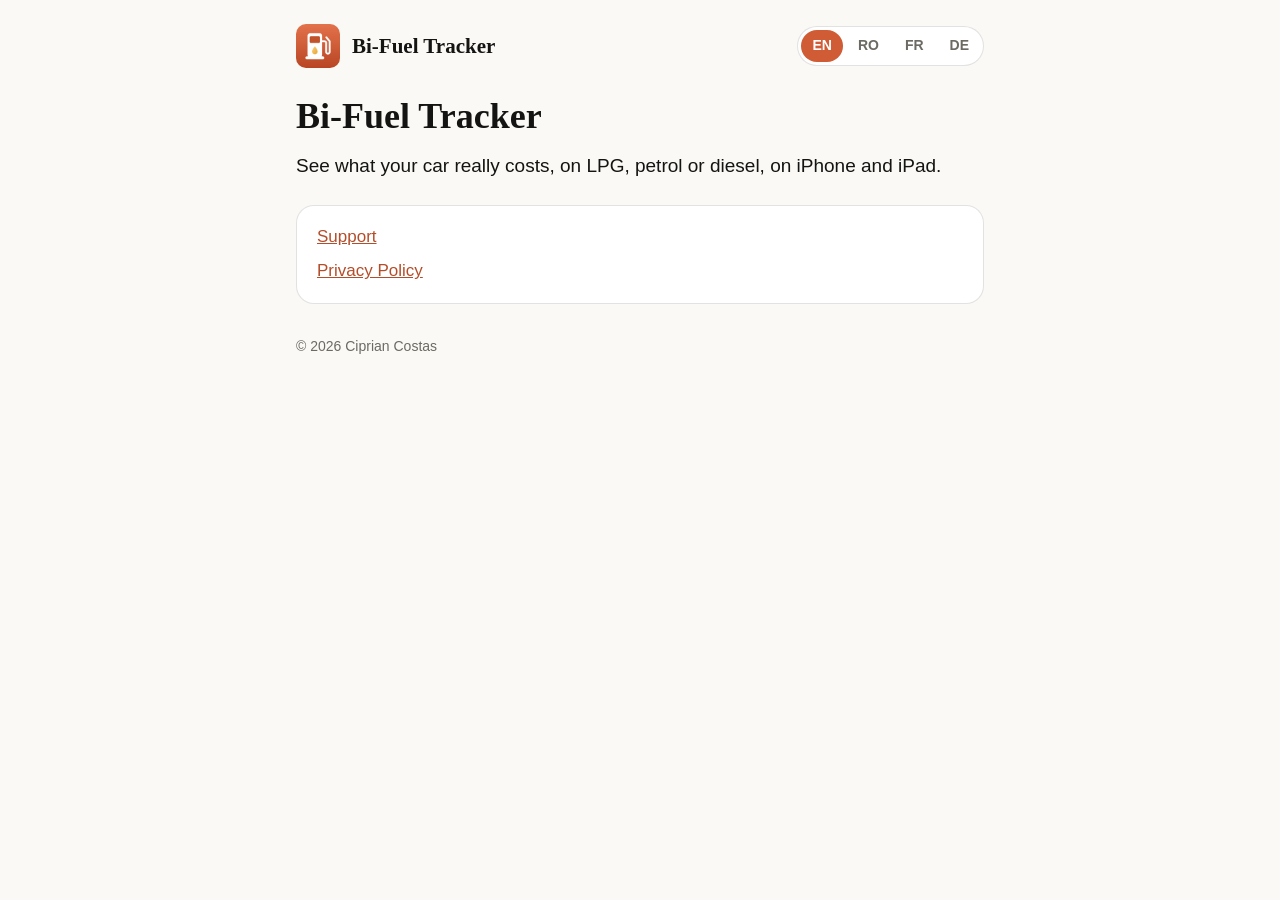
<file: index.html>
<!doctype html>
<html lang="en">
<head>
<meta charset="utf-8">
<meta name="viewport" content="width=device-width, initial-scale=1">
<title>Bi-Fuel Tracker</title>
<meta name="description" content="Bi-Fuel Tracker: what your LPG, petrol or diesel car really costs.">
<link rel="icon" href="icon.png">
<link rel="stylesheet" href="style.css">
<script src="lang.js"></script>
</head>
<body>
<div class="page">
<header class="top">
  <a class="brand" href="index.html" data-keep-lang><img src="icon.png" alt=""><span>Bi-Fuel Tracker</span></a>
  <nav class="langs" aria-label="Language">
    <button data-lang="en">EN</button><button data-lang="ro">RO</button><button data-lang="fr">FR</button><button data-lang="de">DE</button>
  </nav>
</header>
<section data-l="en" lang="en"><h1>Bi-Fuel Tracker</h1>
<p class="lead">See what your car really costs, on LPG, petrol or diesel, on iPhone and iPad.</p>
<div class="card"><p><a href="support.html" data-keep-lang>Support</a></p><p><a href="privacy.html" data-keep-lang>Privacy Policy</a></p></div></section>
<section data-l="ro" lang="ro"><h1>Bi-Fuel Tracker</h1>
<p class="lead">Vedeți cât vă costă de fapt mașina, pe GPL, benzină sau motorină, pe iPhone și iPad.</p>
<div class="card"><p><a href="support.html" data-keep-lang>Asistență</a></p><p><a href="privacy.html" data-keep-lang>Politica de confidențialitate</a></p></div></section>
<section data-l="fr" lang="fr"><h1>Bi-Fuel Tracker</h1>
<p class="lead">Voyez ce que votre voiture coûte vraiment, au GPL, à l’essence ou au diesel, sur iPhone et iPad.</p>
<div class="card"><p><a href="support.html" data-keep-lang>Assistance</a></p><p><a href="privacy.html" data-keep-lang>Politique de confidentialité</a></p></div></section>
<section data-l="de" lang="de"><h1>Bi-Fuel Tracker</h1>
<p class="lead">Sieh, was dein Auto wirklich kostet, mit LPG, Benzin oder Diesel, auf iPhone und iPad.</p>
<div class="card"><p><a href="support.html" data-keep-lang>Support</a></p><p><a href="privacy.html" data-keep-lang>Datenschutzerklärung</a></p></div></section>
<footer>© 2026 Ciprian Costas</footer>
</div>
</body>
</html>
</file>
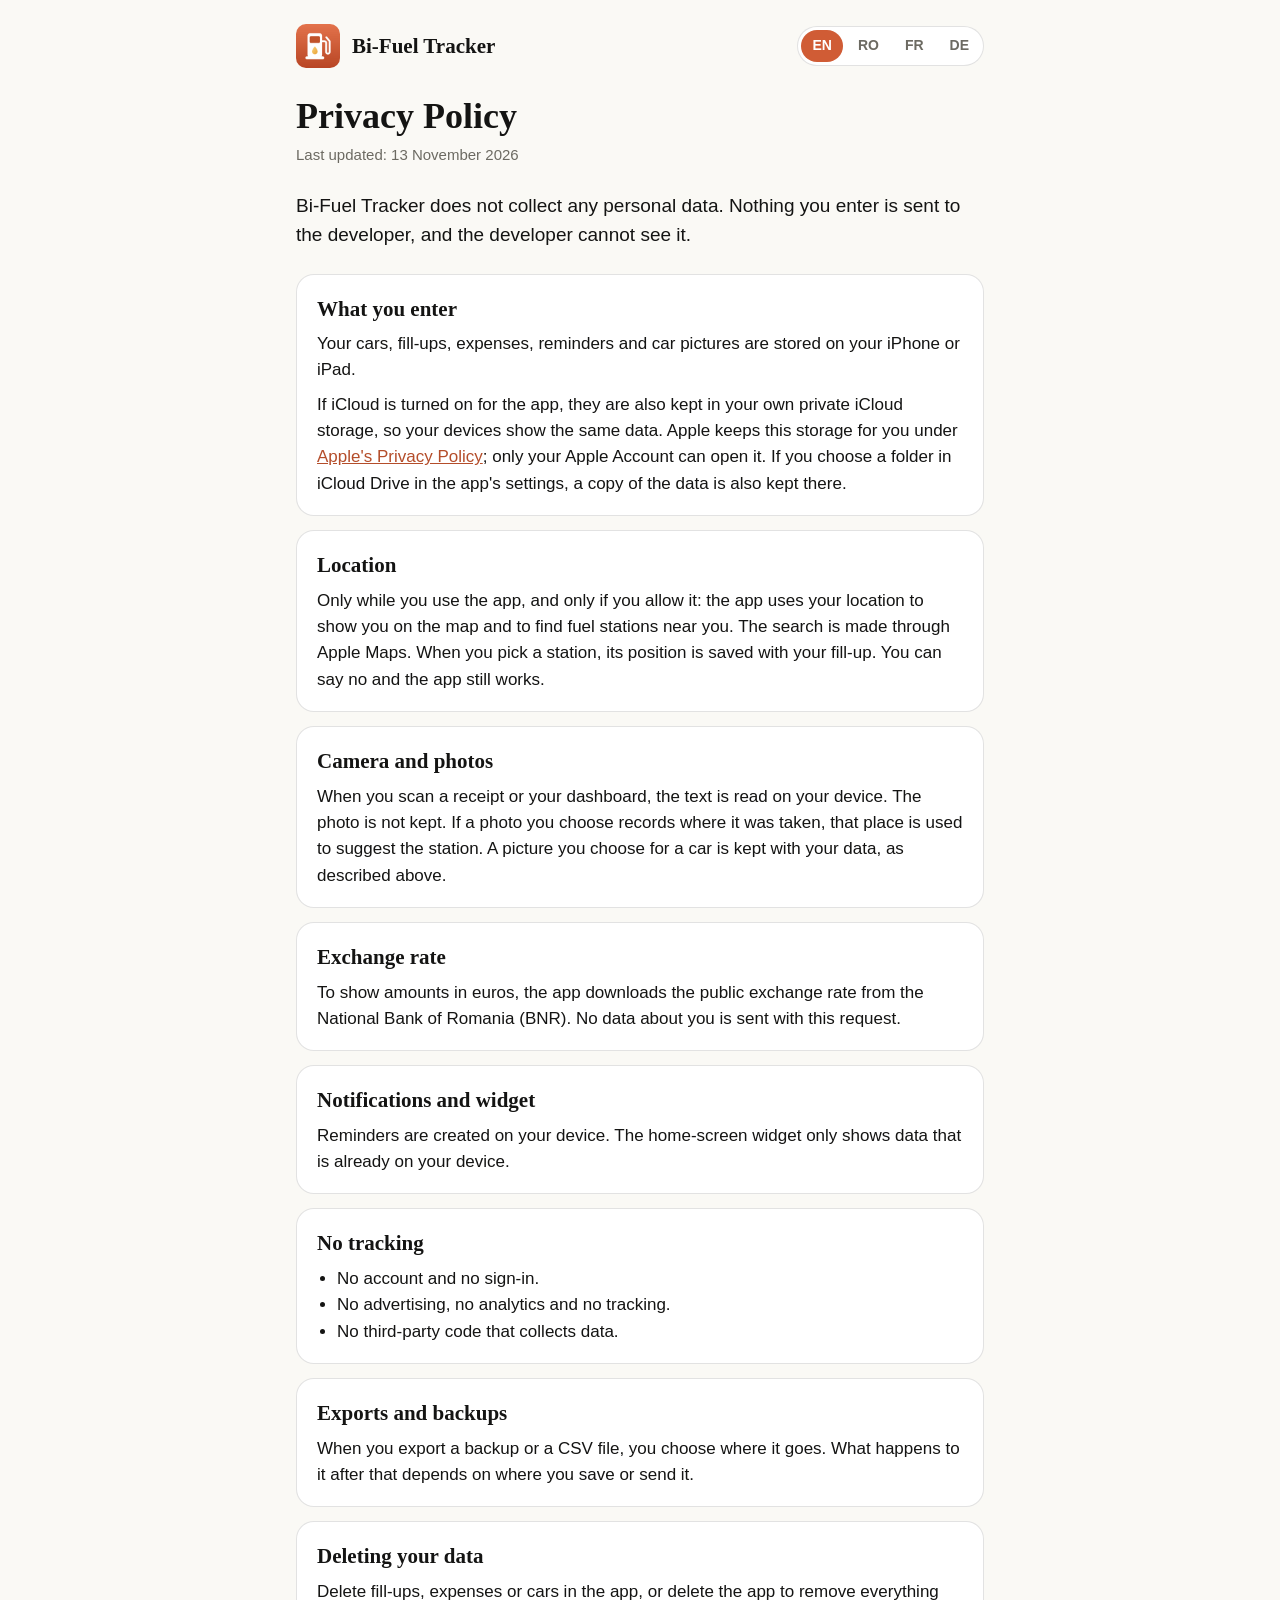
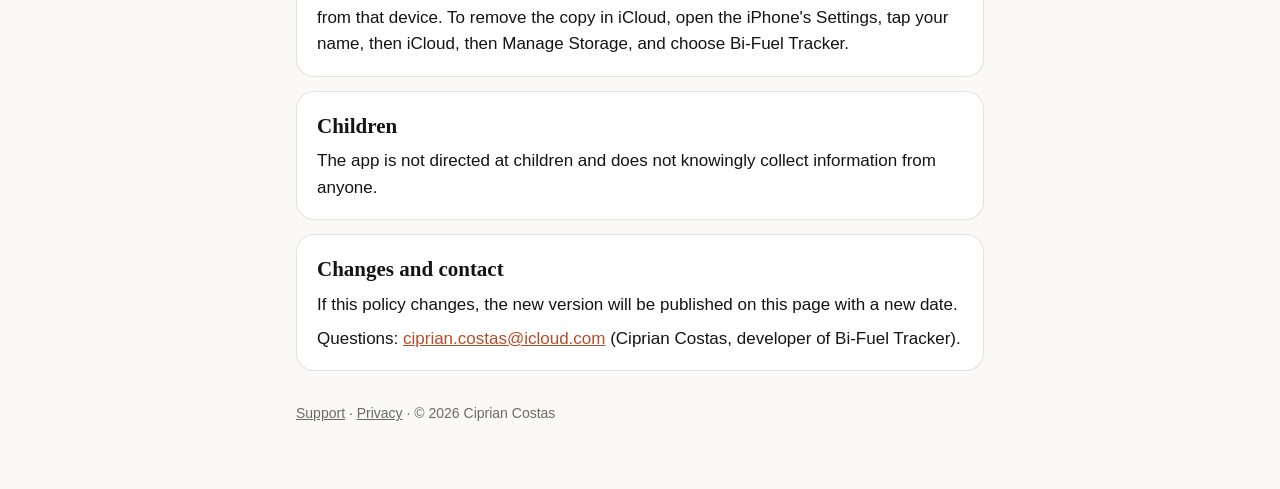
<file: privacy.html>
<!doctype html>
<html lang="en">
<head>
<meta charset="utf-8">
<meta name="viewport" content="width=device-width, initial-scale=1">
<title>Privacy Policy · Bi-Fuel Tracker</title>
<meta name="description" content="Privacy Policy of the Bi-Fuel Tracker app.">
<link rel="icon" href="icon.png">
<link rel="stylesheet" href="style.css">
<script src="lang.js"></script>
</head>
<body>
<div class="page">
<header class="top">
  <a class="brand" href="index.html" data-keep-lang><img src="icon.png" alt=""><span>Bi-Fuel Tracker</span></a>
  <nav class="langs" aria-label="Language">
    <button data-lang="en">EN</button><button data-lang="ro">RO</button><button data-lang="fr">FR</button><button data-lang="de">DE</button>
  </nav>
</header>

<!-- ENGLISH -->
<section data-l="en" lang="en">
<h1>Privacy Policy</h1>
<p class="updated">Last updated: 13 November 2026</p>
<p class="lead">Bi-Fuel Tracker does not collect any personal data. Nothing you enter is sent to the developer, and the developer cannot see it.</p>

<div class="card"><h2>What you enter</h2>
<p>Your cars, fill-ups, expenses, reminders and car pictures are stored on your iPhone or iPad.</p>
<p>If iCloud is turned on for the app, they are also kept in your own private iCloud storage, so your devices show the same data. Apple keeps this storage for you under <a href="https://www.apple.com/legal/privacy/">Apple's Privacy Policy</a>; only your Apple Account can open it. If you choose a folder in iCloud Drive in the app's settings, a copy of the data is also kept there.</p></div>

<div class="card"><h2>Location</h2>
<p>Only while you use the app, and only if you allow it: the app uses your location to show you on the map and to find fuel stations near you. The search is made through Apple Maps. When you pick a station, its position is saved with your fill-up. You can say no and the app still works.</p></div>

<div class="card"><h2>Camera and photos</h2>
<p>When you scan a receipt or your dashboard, the text is read on your device. The photo is not kept. If a photo you choose records where it was taken, that place is used to suggest the station. A picture you choose for a car is kept with your data, as described above.</p></div>

<div class="card"><h2>Exchange rate</h2>
<p>To show amounts in euros, the app downloads the public exchange rate from the National Bank of Romania (BNR). No data about you is sent with this request.</p></div>

<div class="card"><h2>Notifications and widget</h2>
<p>Reminders are created on your device. The home-screen widget only shows data that is already on your device.</p></div>

<div class="card"><h2>No tracking</h2>
<ul>
<li>No account and no sign-in.</li>
<li>No advertising, no analytics and no tracking.</li>
<li>No third-party code that collects data.</li>
</ul></div>

<div class="card"><h2>Exports and backups</h2>
<p>When you export a backup or a CSV file, you choose where it goes. What happens to it after that depends on where you save or send it.</p></div>

<div class="card"><h2>Deleting your data</h2>
<p>Delete fill-ups, expenses or cars in the app, or delete the app to remove everything from that device. To remove the copy in iCloud, open the iPhone's Settings, tap your name, then iCloud, then Manage Storage, and choose Bi-Fuel Tracker.</p></div>

<div class="card"><h2>Children</h2>
<p>The app is not directed at children and does not knowingly collect information from anyone.</p></div>

<div class="card"><h2>Changes and contact</h2>
<p>If this policy changes, the new version will be published on this page with a new date.</p>
<p>Questions: <a href="mailto:ciprian.costas@icloud.com">ciprian.costas@icloud.com</a> (Ciprian Costas, developer of Bi-Fuel Tracker).</p></div>
</section>

<!-- ROMÂNĂ -->
<section data-l="ro" lang="ro">
<h1>Politica de confidențialitate</h1>
<p class="updated">Ultima actualizare: 13 noiembrie 2026</p>
<p class="lead">Bi-Fuel Tracker nu colectează date personale. Nimic din ce introduceți nu ajunge la dezvoltator, iar dezvoltatorul nu îl poate vedea.</p>

<div class="card"><h2>Ce introduceți</h2>
<p>Mașinile, alimentările, cheltuielile, mementourile și pozele mașinilor sunt păstrate pe iPhone-ul sau iPad-ul dumneavoastră.</p>
<p>Dacă iCloud este pornit pentru aplicație, ele sunt păstrate și în spațiul dumneavoastră privat din iCloud, ca dispozitivele să arate aceleași date. Apple păstrează acest spațiu pentru dumneavoastră, conform <a href="https://www.apple.com/ro/legal/privacy/">Politicii de confidențialitate Apple</a>; doar contul dumneavoastră Apple îl poate deschide. Dacă alegeți în configurările aplicației un dosar din iCloud Drive, acolo se păstrează și o copie a datelor.</p></div>

<div class="card"><h2>Locația</h2>
<p>Doar cât folosiți aplicația și doar dacă o permiteți: aplicația folosește locația ca să vă arate pe hartă și să găsească benzinăriile din apropiere. Căutarea se face prin Apple Maps. Când alegeți o benzinărie, poziția ei se salvează odată cu alimentarea. Puteți refuza, iar aplicația funcționează în continuare.</p></div>

<div class="card"><h2>Camera și pozele</h2>
<p>Când scanați un bon sau bordul, textul este citit pe dispozitiv. Poza nu se păstrează. Dacă o poză aleasă reține locul unde a fost făcută, acel loc este folosit ca să sugereze benzinăria. Poza aleasă pentru o mașină se păstrează împreună cu datele, ca mai sus.</p></div>

<div class="card"><h2>Cursul valutar</h2>
<p>Ca să arate sumele în euro, aplicația descarcă cursul public al Băncii Naționale a României (BNR). Cu această cerere nu se trimite nicio informație despre dumneavoastră.</p></div>

<div class="card"><h2>Notificări și widget</h2>
<p>Mementourile sunt create pe dispozitiv. Widgetul de pe ecranul principal arată doar date aflate deja pe dispozitiv.</p></div>

<div class="card"><h2>Fără urmărire</h2>
<ul>
<li>Fără cont și fără autentificare.</li>
<li>Fără reclame, fără statistici de utilizare și fără urmărire.</li>
<li>Fără cod de la terți care să colecteze date.</li>
</ul></div>

<div class="card"><h2>Exporturi și copii de rezervă</h2>
<p>Când exportați o copie de rezervă sau un fișier CSV, dumneavoastră alegeți unde ajunge. Ce se întâmplă apoi cu el depinde de locul unde îl salvați sau trimiteți.</p></div>

<div class="card"><h2>Ștergerea datelor</h2>
<p>Ștergeți alimentări, cheltuieli sau mașini din aplicație, sau ștergeți aplicația ca să eliminați tot de pe acel dispozitiv. Ca să eliminați copia din iCloud, deschideți Configurări pe iPhone, atingeți numele dumneavoastră, apoi iCloud, apoi Gestionați spațiul, și alegeți Bi-Fuel Tracker.</p></div>

<div class="card"><h2>Copii</h2>
<p>Aplicația nu se adresează copiilor și nu colectează cu bună știință informații de la nimeni.</p></div>

<div class="card"><h2>Modificări și contact</h2>
<p>Dacă politica se schimbă, noua versiune va fi publicată pe această pagină, cu o dată nouă.</p>
<p>Întrebări: <a href="mailto:ciprian.costas@icloud.com">ciprian.costas@icloud.com</a> (Ciprian Costas, dezvoltatorul Bi-Fuel Tracker).</p></div>
</section>

<!-- FRANÇAIS -->
<section data-l="fr" lang="fr">
<h1>Politique de confidentialité</h1>
<p class="updated">Dernière mise à jour&#8239;: 13 novembre 2026</p>
<p class="lead">Bi-Fuel Tracker ne collecte aucune donnée personnelle. Rien de ce que vous saisissez n’est envoyé au développeur, et le développeur ne peut pas le voir.</p>

<div class="card"><h2>Ce que vous saisissez</h2>
<p>Vos voitures, ravitaillements, dépenses, rappels et photos de voiture sont enregistrés sur votre iPhone ou iPad.</p>
<p>Si iCloud est activé pour l’app, ils sont aussi conservés dans votre espace iCloud privé, pour que vos appareils affichent les mêmes données. Apple conserve cet espace pour vous selon la <a href="https://www.apple.com/fr/legal/privacy/">Politique de confidentialité d’Apple</a>&#8239;; seul votre compte Apple peut l’ouvrir. Si vous choisissez un dossier iCloud Drive dans les Réglages de l’app, une copie des données y est aussi conservée.</p></div>

<div class="card"><h2>Localisation</h2>
<p>Uniquement pendant que vous utilisez l’app, et seulement si vous l’autorisez&#8239;: l’app utilise votre position pour vous montrer sur la carte et trouver les stations proches. La recherche passe par Plans d’Apple. Quand vous choisissez une station, sa position est enregistrée avec votre ravitaillement. Vous pouvez refuser, l’app fonctionne quand même.</p></div>

<div class="card"><h2>Appareil photo et photos</h2>
<p>Quand vous scannez un ticket ou votre tableau de bord, le texte est lu sur votre appareil. La photo n’est pas conservée. Si une photo choisie indique où elle a été prise, ce lieu sert à proposer la station. La photo choisie pour une voiture est conservée avec vos données, comme décrit ci-dessus.</p></div>

<div class="card"><h2>Taux de change</h2>
<p>Pour afficher les montants en euros, l’app télécharge le taux de change public de la Banque nationale de Roumanie (BNR). Aucune donnée vous concernant n’est envoyée avec cette demande.</p></div>

<div class="card"><h2>Notifications et widget</h2>
<p>Les rappels sont créés sur votre appareil. Le widget de l’écran d’accueil affiche uniquement des données déjà présentes sur votre appareil.</p></div>

<div class="card"><h2>Aucun suivi</h2>
<ul>
<li>Aucun compte, aucune connexion.</li>
<li>Aucune publicité, aucune statistique d’utilisation, aucun suivi.</li>
<li>Aucun code tiers qui collecte des données.</li>
</ul></div>

<div class="card"><h2>Exports et sauvegardes</h2>
<p>Quand vous exportez une sauvegarde ou un fichier CSV, vous choisissez où il va. La suite dépend de l’endroit où vous l’enregistrez ou l’envoyez.</p></div>

<div class="card"><h2>Supprimer vos données</h2>
<p>Supprimez des ravitaillements, des dépenses ou des voitures dans l’app, ou supprimez l’app pour tout effacer de cet appareil. Pour effacer la copie iCloud, ouvrez les Réglages de l’iPhone, touchez votre nom, puis iCloud, puis Gérer le stockage, et choisissez Bi-Fuel Tracker.</p></div>

<div class="card"><h2>Enfants</h2>
<p>L’app ne s’adresse pas aux enfants et ne collecte sciemment d’informations auprès de personne.</p></div>

<div class="card"><h2>Modifications et contact</h2>
<p>Si cette politique change, la nouvelle version sera publiée sur cette page avec une nouvelle date.</p>
<p>Questions&#8239;: <a href="mailto:ciprian.costas@icloud.com">ciprian.costas@icloud.com</a> (Ciprian Costas, développeur de Bi-Fuel Tracker).</p></div>
</section>

<!-- DEUTSCH -->
<section data-l="de" lang="de">
<h1>Datenschutzerklärung</h1>
<p class="updated">Zuletzt aktualisiert: 13. November 2026</p>
<p class="lead">Bi-Fuel Tracker erhebt keine personenbezogenen Daten. Nichts, was du eingibst, wird an den Entwickler gesendet, und der Entwickler kann es nicht sehen.</p>

<div class="card"><h2>Was du eingibst</h2>
<p>Deine Autos, Tankvorgänge, Ausgaben, Erinnerungen und Autofotos werden auf deinem iPhone oder iPad gespeichert.</p>
<p>Ist iCloud für die App eingeschaltet, werden sie auch in deinem privaten iCloud-Speicher aufbewahrt, damit deine Geräte dieselben Daten zeigen. Apple verwahrt diesen Speicher für dich gemäß der <a href="https://www.apple.com/de/legal/privacy/">Datenschutzrichtlinie von Apple</a>; nur dein Apple Account kann ihn öffnen. Wählst du in den Einstellungen der App einen Ordner in iCloud Drive, wird dort zusätzlich eine Kopie der Daten abgelegt.</p></div>

<div class="card"><h2>Standort</h2>
<p>Nur während du die App benutzt und nur, wenn du es erlaubst: Die App nutzt deinen Standort, um dich auf der Karte zu zeigen und Tankstellen in der Nähe zu finden. Die Suche läuft über Apple Karten. Wählst du eine Tankstelle, wird ihre Position mit deinem Tankvorgang gespeichert. Du kannst ablehnen, die App funktioniert trotzdem.</p></div>

<div class="card"><h2>Kamera und Fotos</h2>
<p>Wenn du einen Beleg oder dein Armaturenbrett scannst, wird der Text auf deinem Gerät gelesen. Das Foto wird nicht aufbewahrt. Enthält ein gewähltes Foto den Aufnahmeort, wird dieser Ort genutzt, um die Tankstelle vorzuschlagen. Ein Foto, das du für ein Auto wählst, wird wie oben beschrieben mit deinen Daten gespeichert.</p></div>

<div class="card"><h2>Wechselkurs</h2>
<p>Um Beträge in Euro anzuzeigen, lädt die App den öffentlichen Wechselkurs der Rumänischen Nationalbank (BNR). Mit dieser Anfrage werden keine Daten über dich gesendet.</p></div>

<div class="card"><h2>Mitteilungen und Widget</h2>
<p>Erinnerungen werden auf deinem Gerät erstellt. Das Widget auf dem Home-Bildschirm zeigt nur Daten, die schon auf deinem Gerät sind.</p></div>

<div class="card"><h2>Kein Tracking</h2>
<ul>
<li>Kein Konto, keine Anmeldung.</li>
<li>Keine Werbung, keine Nutzungsanalyse, kein Tracking.</li>
<li>Kein Code von Drittanbietern, der Daten sammelt.</li>
</ul></div>

<div class="card"><h2>Exporte und Backups</h2>
<p>Wenn du ein Backup oder eine CSV-Datei exportierst, bestimmst du, wohin sie geht. Was danach mit ihr geschieht, hängt davon ab, wo du sie speicherst oder hinschickst.</p></div>

<div class="card"><h2>Deine Daten löschen</h2>
<p>Lösche Tankvorgänge, Ausgaben oder Autos in der App, oder lösche die App, um alles von diesem Gerät zu entfernen. Um die Kopie in iCloud zu entfernen, öffne die Einstellungen des iPhone, tippe auf deinen Namen, dann auf iCloud, dann auf „Speicher verwalten“, und wähle Bi-Fuel Tracker.</p></div>

<div class="card"><h2>Kinder</h2>
<p>Die App richtet sich nicht an Kinder und erhebt wissentlich von niemandem Informationen.</p></div>

<div class="card"><h2>Änderungen und Kontakt</h2>
<p>Ändert sich diese Erklärung, wird die neue Fassung mit neuem Datum auf dieser Seite veröffentlicht.</p>
<p>Fragen: <a href="mailto:ciprian.costas@icloud.com">ciprian.costas@icloud.com</a> (Ciprian Costas, Entwickler von Bi-Fuel Tracker).</p></div>
</section>

<footer><a href="support.html" data-keep-lang>Support</a> · <a href="privacy.html" data-keep-lang>Privacy</a> · © 2026 Ciprian Costas</footer>
</div>
</body>
</html>
</file>
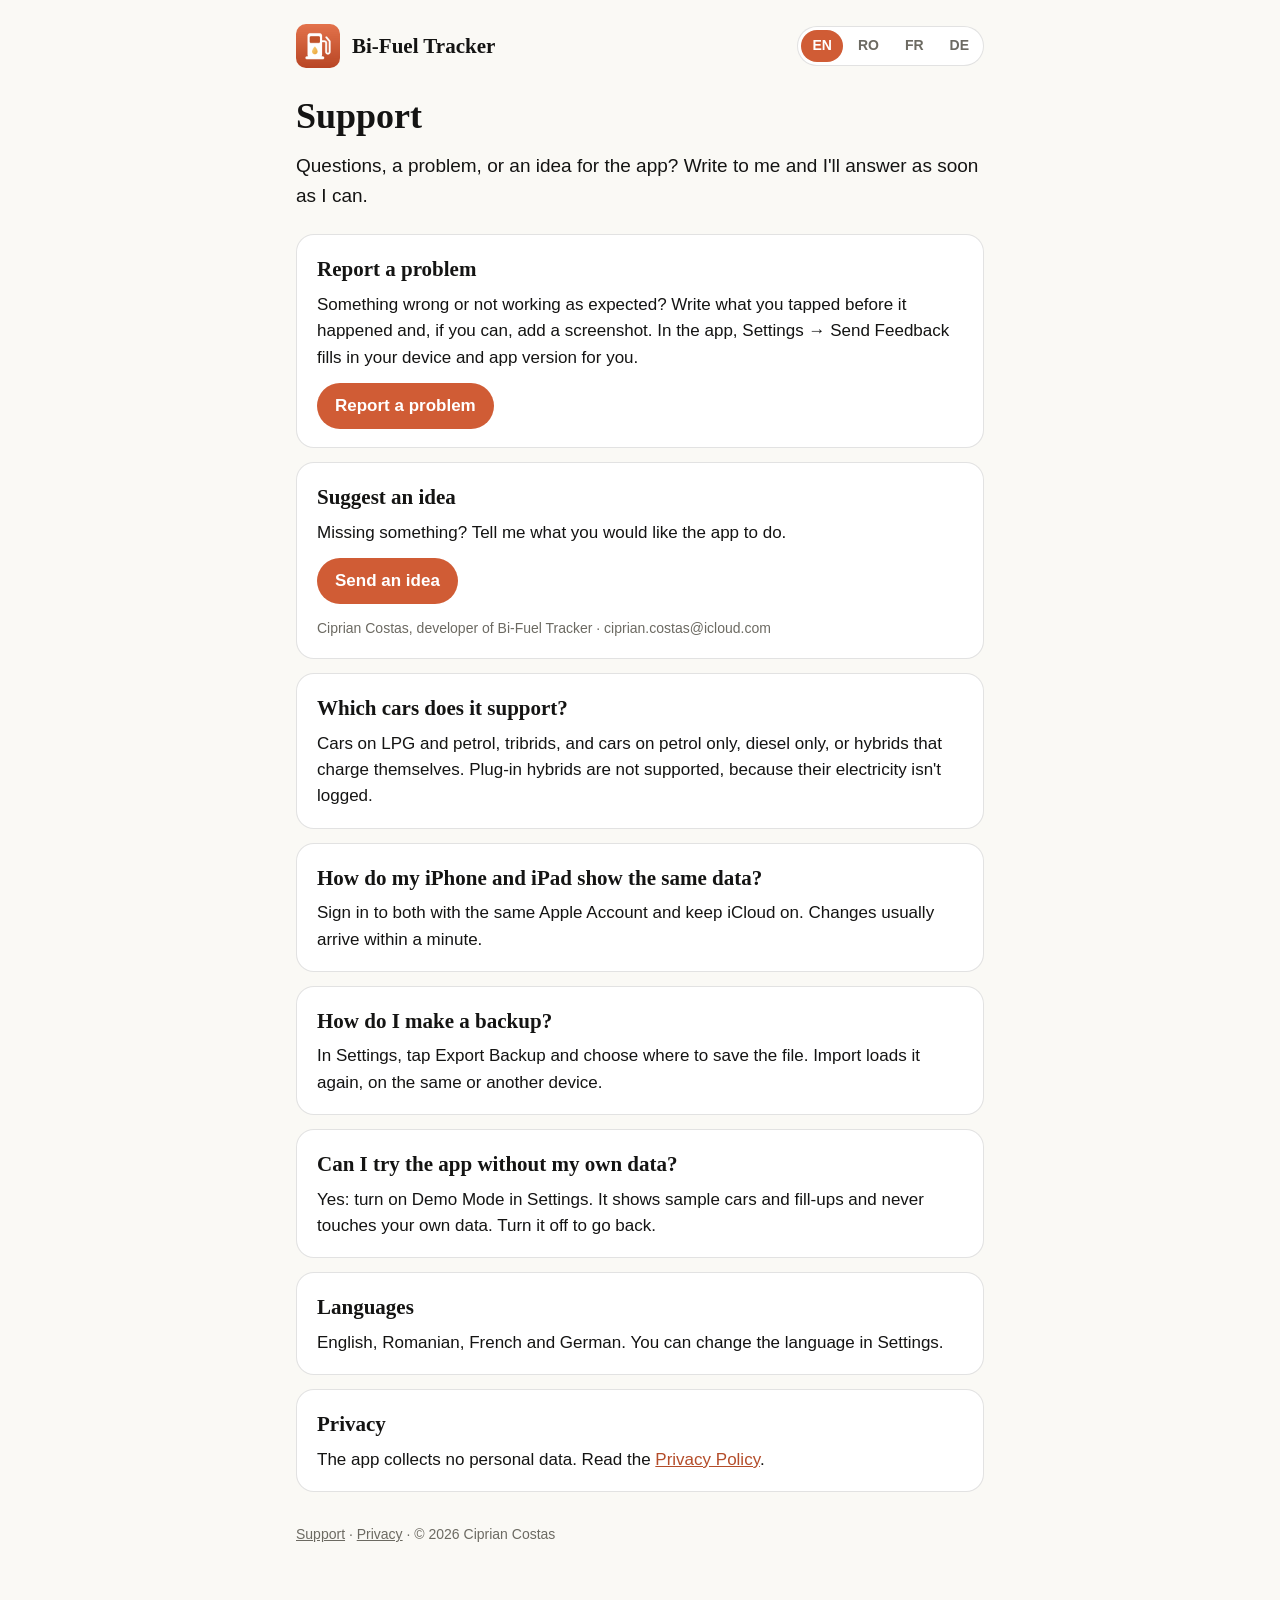
<file: support.html>
<!doctype html>
<html lang="en">
<head>
<meta charset="utf-8">
<meta name="viewport" content="width=device-width, initial-scale=1">
<title>Support · Bi-Fuel Tracker</title>
<meta name="description" content="Help and contact for the Bi-Fuel Tracker app.">
<link rel="icon" href="icon.png">
<link rel="stylesheet" href="style.css">
<script src="lang.js"></script>
</head>
<body>
<div class="page">
<header class="top">
  <a class="brand" href="index.html" data-keep-lang><img src="icon.png" alt=""><span>Bi-Fuel Tracker</span></a>
  <nav class="langs" aria-label="Language">
    <button data-lang="en">EN</button><button data-lang="ro">RO</button><button data-lang="fr">FR</button><button data-lang="de">DE</button>
  </nav>
</header>

<!-- ENGLISH -->
<section data-l="en" lang="en">
<h1>Support</h1>
<p class="lead">Questions, a problem, or an idea for the app? Write to me and I'll answer as soon as I can.</p>
<div class="card"><h2>Report a problem</h2>
<p>Something wrong or not working as expected? Write what you tapped before it happened and, if you can, add a screenshot. In the app, Settings → Send Feedback fills in your device and app version for you.</p>
<a class="mail" href="mailto:ciprian.costas@icloud.com?subject=Bi-Fuel%20Tracker%20-%20Problem&amp;body=Device%20%28e.g.%20iPhone%2016%29%3A%0A%0AiOS%20version%3A%0A%0AApp%20version%3A%0A%0AWhat%20I%20tapped%3A%0A%0AWhat%20happened%3A%0A%0AWhat%20I%20expected%3A%0A%0A">Report a problem</a></div>

<div class="card"><h2>Suggest an idea</h2>
<p>Missing something? Tell me what you would like the app to do.</p>
<a class="mail" href="mailto:ciprian.costas@icloud.com?subject=Bi-Fuel%20Tracker%20-%20Idea">Send an idea</a>
<p class="who">Ciprian Costas, developer of Bi-Fuel Tracker · ciprian.costas@icloud.com</p></div>

<div class="card"><h2>Which cars does it support?</h2>
<p>Cars on LPG and petrol, tribrids, and cars on petrol only, diesel only, or hybrids that charge themselves. Plug-in hybrids are not supported, because their electricity isn't logged.</p></div>

<div class="card"><h2>How do my iPhone and iPad show the same data?</h2>
<p>Sign in to both with the same Apple Account and keep iCloud on. Changes usually arrive within a minute.</p></div>

<div class="card"><h2>How do I make a backup?</h2>
<p>In Settings, tap Export Backup and choose where to save the file. Import loads it again, on the same or another device.</p></div>

<div class="card"><h2>Can I try the app without my own data?</h2>
<p>Yes: turn on Demo Mode in Settings. It shows sample cars and fill-ups and never touches your own data. Turn it off to go back.</p></div>

<div class="card"><h2>Languages</h2>
<p>English, Romanian, French and German. You can change the language in Settings.</p></div>

<div class="card"><h2>Privacy</h2>
<p>The app collects no personal data. Read the <a href="privacy.html" data-keep-lang>Privacy Policy</a>.</p></div>
</section>

<!-- ROMÂNĂ -->
<section data-l="ro" lang="ro">
<h1>Asistență</h1>
<p class="lead">Aveți o întrebare, o problemă sau o idee pentru aplicație? Scrieți-mi și vă răspund cât de repede pot.</p>
<div class="card"><h2>Semnalați o problemă</h2>
<p>Ceva nu merge sau nu se comportă cum vă așteptați? Scrieți ce ați atins înainte să apară și, dacă puteți, adăugați o captură de ecran. În aplicație, Configurări → Trimite feedback completează singur dispozitivul și versiunea aplicației.</p>
<a class="mail" href="mailto:ciprian.costas@icloud.com?subject=Bi-Fuel%20Tracker%20-%20Problema&amp;body=Dispozitiv%20%28ex.%20iPhone%2016%29%3A%0A%0AVersiunea%20iOS%3A%0A%0AVersiunea%20aplica%C8%9Biei%3A%0A%0ACe%20am%20atins%3A%0A%0ACe%20s-a%20%C3%AEnt%C3%A2mplat%3A%0A%0ACe%20m%C4%83%20a%C8%99teptam%20s%C4%83%20se%20%C3%AEnt%C3%A2mple%3A%0A%0A">Semnalați o problemă</a></div>

<div class="card"><h2>Propuneți o idee</h2>
<p>Vă lipsește ceva? Spuneți-mi ce ați vrea să facă aplicația.</p>
<a class="mail" href="mailto:ciprian.costas@icloud.com?subject=Bi-Fuel%20Tracker%20-%20Idee">Trimiteți o idee</a>
<p class="who">Ciprian Costas, dezvoltatorul Bi-Fuel Tracker · ciprian.costas@icloud.com</p></div>

<div class="card"><h2>Ce mașini sunt acceptate?</h2>
<p>Mașini pe GPL și benzină, tribride și mașini doar pe benzină, doar pe motorină, sau hibride care se încarcă singure. Hibridele plug-in nu sunt acceptate, pentru că electricitatea lor nu se înregistrează.</p></div>

<div class="card"><h2>Cum arată iPhone-ul și iPad-ul aceleași date?</h2>
<p>Conectați-vă pe amândouă cu același cont Apple și lăsați iCloud pornit. Modificările ajung de obicei în mai puțin de un minut.</p></div>

<div class="card"><h2>Cum fac o copie de rezervă?</h2>
<p>În Configurări, atingeți Exportă backup și alegeți unde se salvează fișierul. Importul îl încarcă din nou, pe același dispozitiv sau pe altul.</p></div>

<div class="card"><h2>Pot încerca aplicația fără datele mele?</h2>
<p>Da: porniți Mod demo din Configurări. Arată mașini și alimentări de probă și nu atinge datele dumneavoastră. Opriți-l ca să reveniți.</p></div>

<div class="card"><h2>Limbi</h2>
<p>Engleză, română, franceză și germană. Limba se schimbă din Configurări.</p></div>

<div class="card"><h2>Confidențialitate</h2>
<p>Aplicația nu colectează date personale. Citiți <a href="privacy.html" data-keep-lang>Politica de confidențialitate</a>.</p></div>
</section>

<!-- FRANÇAIS -->
<section data-l="fr" lang="fr">
<h1>Assistance</h1>
<p class="lead">Une question, un problème ou une idée pour l’app&#8239;? Écrivez-moi, je réponds dès que possible.</p>
<div class="card"><h2>Signaler un problème</h2>
<p>Quelque chose ne marche pas comme prévu&#8239;? Décrivez ce que vous avez touché juste avant et, si possible, ajoutez une capture d’écran. Dans l’app, Réglages → Envoyer un avis indique pour vous votre appareil et la version de l’app.</p>
<a class="mail" href="mailto:ciprian.costas@icloud.com?subject=Bi-Fuel%20Tracker%20-%20Probleme&amp;body=Appareil%20%28ex.%20iPhone%2016%29%20%3A%0A%0AVersion%20d%E2%80%99iOS%20%3A%0A%0AVersion%20de%20l%E2%80%99app%20%3A%0A%0ACe%20que%20j%E2%80%99ai%20touch%C3%A9%20%3A%0A%0ACe%20qui%20s%E2%80%99est%20pass%C3%A9%20%3A%0A%0ACe%20que%20j%E2%80%99attendais%20%3A%0A%0A">Signaler un problème</a></div>

<div class="card"><h2>Proposer une idée</h2>
<p>Il vous manque quelque chose&#8239;? Dites-moi ce que vous aimeriez que l’app fasse.</p>
<a class="mail" href="mailto:ciprian.costas@icloud.com?subject=Bi-Fuel%20Tracker%20-%20Idee">Envoyer une idée</a>
<p class="who">Ciprian Costas, développeur de Bi-Fuel Tracker · ciprian.costas@icloud.com</p></div>

<div class="card"><h2>Quelles voitures sont prises en charge&#8239;?</h2>
<p>Les voitures GPL et essence, les tribrides, et les voitures uniquement essence, uniquement diesel, ou hybrides qui se rechargent seules. Les hybrides rechargeables ne sont pas pris en charge, car leur électricité n’est pas enregistrée.</p></div>

<div class="card"><h2>Comment l’iPhone et l’iPad affichent-ils les mêmes données&#8239;?</h2>
<p>Connectez-vous sur les deux avec le même compte Apple et laissez iCloud activé. Les modifications arrivent en général en moins d’une minute.</p></div>

<div class="card"><h2>Comment faire une sauvegarde&#8239;?</h2>
<p>Dans Réglages, touchez Exporter une sauvegarde et choisissez où enregistrer le fichier. Importer le recharge, sur le même appareil ou un autre.</p></div>

<div class="card"><h2>Puis-je essayer l’app sans mes données&#8239;?</h2>
<p>Oui&#8239;: activez le Mode démo dans Réglages. Il montre des voitures et des ravitaillements d’exemple sans toucher à vos données. Désactivez-le pour revenir.</p></div>

<div class="card"><h2>Langues</h2>
<p>Anglais, roumain, français et allemand. La langue se change dans Réglages.</p></div>

<div class="card"><h2>Confidentialité</h2>
<p>L’app ne collecte aucune donnée personnelle. Lisez la <a href="privacy.html" data-keep-lang>Politique de confidentialité</a>.</p></div>
</section>

<!-- DEUTSCH -->
<section data-l="de" lang="de">
<h1>Support</h1>
<p class="lead">Eine Frage, ein Problem oder eine Idee für die App? Schreib mir, ich antworte so schnell ich kann.</p>
<div class="card"><h2>Problem melden</h2>
<p>Funktioniert etwas nicht wie erwartet? Schreib, was du direkt davor getippt hast, und füge wenn möglich ein Bildschirmfoto hinzu. In der App füllt „Einstellungen → Feedback senden“ dein Gerät und die App-Version für dich aus.</p>
<a class="mail" href="mailto:ciprian.costas@icloud.com?subject=Bi-Fuel%20Tracker%20-%20Problem&amp;body=Ger%C3%A4t%20%28z.%20B.%20iPhone%2016%29%3A%0A%0AiOS-Version%3A%0A%0AApp-Version%3A%0A%0AWas%20ich%20getippt%20habe%3A%0A%0AWas%20passiert%20ist%3A%0A%0AWas%20ich%20erwartet%20habe%3A%0A%0A">Problem melden</a></div>

<div class="card"><h2>Idee vorschlagen</h2>
<p>Fehlt dir etwas? Sag mir, was die App können soll.</p>
<a class="mail" href="mailto:ciprian.costas@icloud.com?subject=Bi-Fuel%20Tracker%20-%20Idee">Idee senden</a>
<p class="who">Ciprian Costas, Entwickler von Bi-Fuel Tracker · ciprian.costas@icloud.com</p></div>

<div class="card"><h2>Welche Autos werden unterstützt?</h2>
<p>Autos mit LPG und Benzin, Tribride sowie Autos nur mit Benzin, nur mit Diesel oder Hybride, die sich selbst laden. Plug-in-Hybride werden nicht unterstützt, da ihr Strom nicht erfasst wird.</p></div>

<div class="card"><h2>Wie zeigen iPhone und iPad dieselben Daten?</h2>
<p>Melde dich auf beiden mit demselben Apple Account an und lass iCloud eingeschaltet. Änderungen kommen meist innerhalb einer Minute an.</p></div>

<div class="card"><h2>Wie mache ich ein Backup?</h2>
<p>Tippe in den Einstellungen auf „Backup exportieren“ und wähle, wo die Datei gespeichert wird. Mit „Importieren“ lädst du sie wieder, auf demselben oder einem anderen Gerät.</p></div>

<div class="card"><h2>Kann ich die App ohne eigene Daten ausprobieren?</h2>
<p>Ja: Schalte in den Einstellungen den Demomodus ein. Er zeigt Beispielautos und -tankvorgänge und berührt deine Daten nicht. Schalte ihn aus, um zurückzukehren.</p></div>

<div class="card"><h2>Sprachen</h2>
<p>Englisch, Rumänisch, Französisch und Deutsch. Die Sprache änderst du in den Einstellungen.</p></div>

<div class="card"><h2>Datenschutz</h2>
<p>Die App erhebt keine personenbezogenen Daten. Lies die <a href="privacy.html" data-keep-lang>Datenschutzerklärung</a>.</p></div>
</section>

<footer><a href="support.html" data-keep-lang>Support</a> · <a href="privacy.html" data-keep-lang>Privacy</a> · © 2026 Ciprian Costas</footer>
</div>
</body>
</html>
</file>
<file: style.css>
:root {
  --bg: #faf9f5;
  --surface: #ffffff;
  --text: #141413;
  --text-2: #6c6a62;
  --border: rgba(20, 20, 19, 0.12);
  --accent: #d05c35;
  --accent-text: #b44d2a;
  --serif: "Iowan Old Style", Georgia, serif;
  color-scheme: light dark;
}
@media (prefers-color-scheme: dark) {
  :root:not([data-theme="light"]) {
    --bg: #141413;
    --surface: #1b1a18;
    --text: #f4f3ee;
    --text-2: #a5a39a;
    --border: rgba(244, 243, 238, 0.11);
    --accent: #e3724d;
    --accent-text: #e3724d;
  }
}
:root[data-theme="dark"] {
  --bg: #141413;
  --surface: #1b1a18;
  --text: #f4f3ee;
  --text-2: #a5a39a;
  --border: rgba(244, 243, 238, 0.11);
  --accent: #e3724d;
  --accent-text: #e3724d;
}

* { box-sizing: border-box; }
body {
  margin: 0;
  background: var(--bg);
  color: var(--text);
  font: 17px/1.55 -apple-system, BlinkMacSystemFont, "SF Pro Text", "Helvetica Neue", Arial, sans-serif;
  -webkit-text-size-adjust: 100%;
}
.page { max-width: 720px; margin: 0 auto; padding: 24px 16px 64px; }

header.top {
  display: flex; align-items: center; justify-content: space-between; gap: 12px; flex-wrap: wrap;
  margin-bottom: 28px;
}
.brand { display: flex; align-items: center; gap: 12px; color: var(--text); text-decoration: none; }
.brand img { width: 44px; height: 44px; border-radius: 10px; }
.brand span { font-family: var(--serif); font-size: 21px; font-weight: 600; }

.langs { display: flex; gap: 4px; background: var(--surface); border: 1px solid var(--border); border-radius: 999px; padding: 3px; }
.langs button {
  border: 0; background: transparent; color: var(--text-2); font: inherit; font-size: 14px; font-weight: 600;
  padding: 5px 11px; border-radius: 999px; cursor: pointer;
}
.langs button[aria-pressed="true"] { background: var(--accent); color: #fff; }

h1 { font-family: var(--serif); font-size: 36px; line-height: 1.15; font-weight: 600; margin: 0 0 6px; }
.updated { color: var(--text-2); font-size: 15px; margin: 0 0 24px; }
.lead { font-size: 19px; margin: 0 0 24px; }
h1 + .lead { margin-top: 14px; }

.card {
  background: var(--surface); border: 1px solid var(--border); border-radius: 18px;
  padding: 18px 20px; margin: 0 0 14px;
}
.card h2 { font-family: var(--serif); font-size: 21px; font-weight: 600; margin: 0 0 6px; }
.card p, .card ul { margin: 0 0 8px; }
.card p:last-child, .card ul:last-child { margin-bottom: 0; }
.card ul { padding-left: 20px; }
a { color: var(--accent-text); }
.mail {
  display: inline-block; margin-top: 4px; padding: 10px 18px; border-radius: 999px;
  background: var(--accent); color: #fff; text-decoration: none; font-weight: 600;
}
footer { color: var(--text-2); font-size: 14px; margin-top: 32px; }
footer a { color: var(--text-2); }

.js section[data-l] { display: none; }
.js section[data-l].on { display: block; }
.who { color: var(--text-2); font-size: 14px; margin-top: 14px !important; }
</file>
